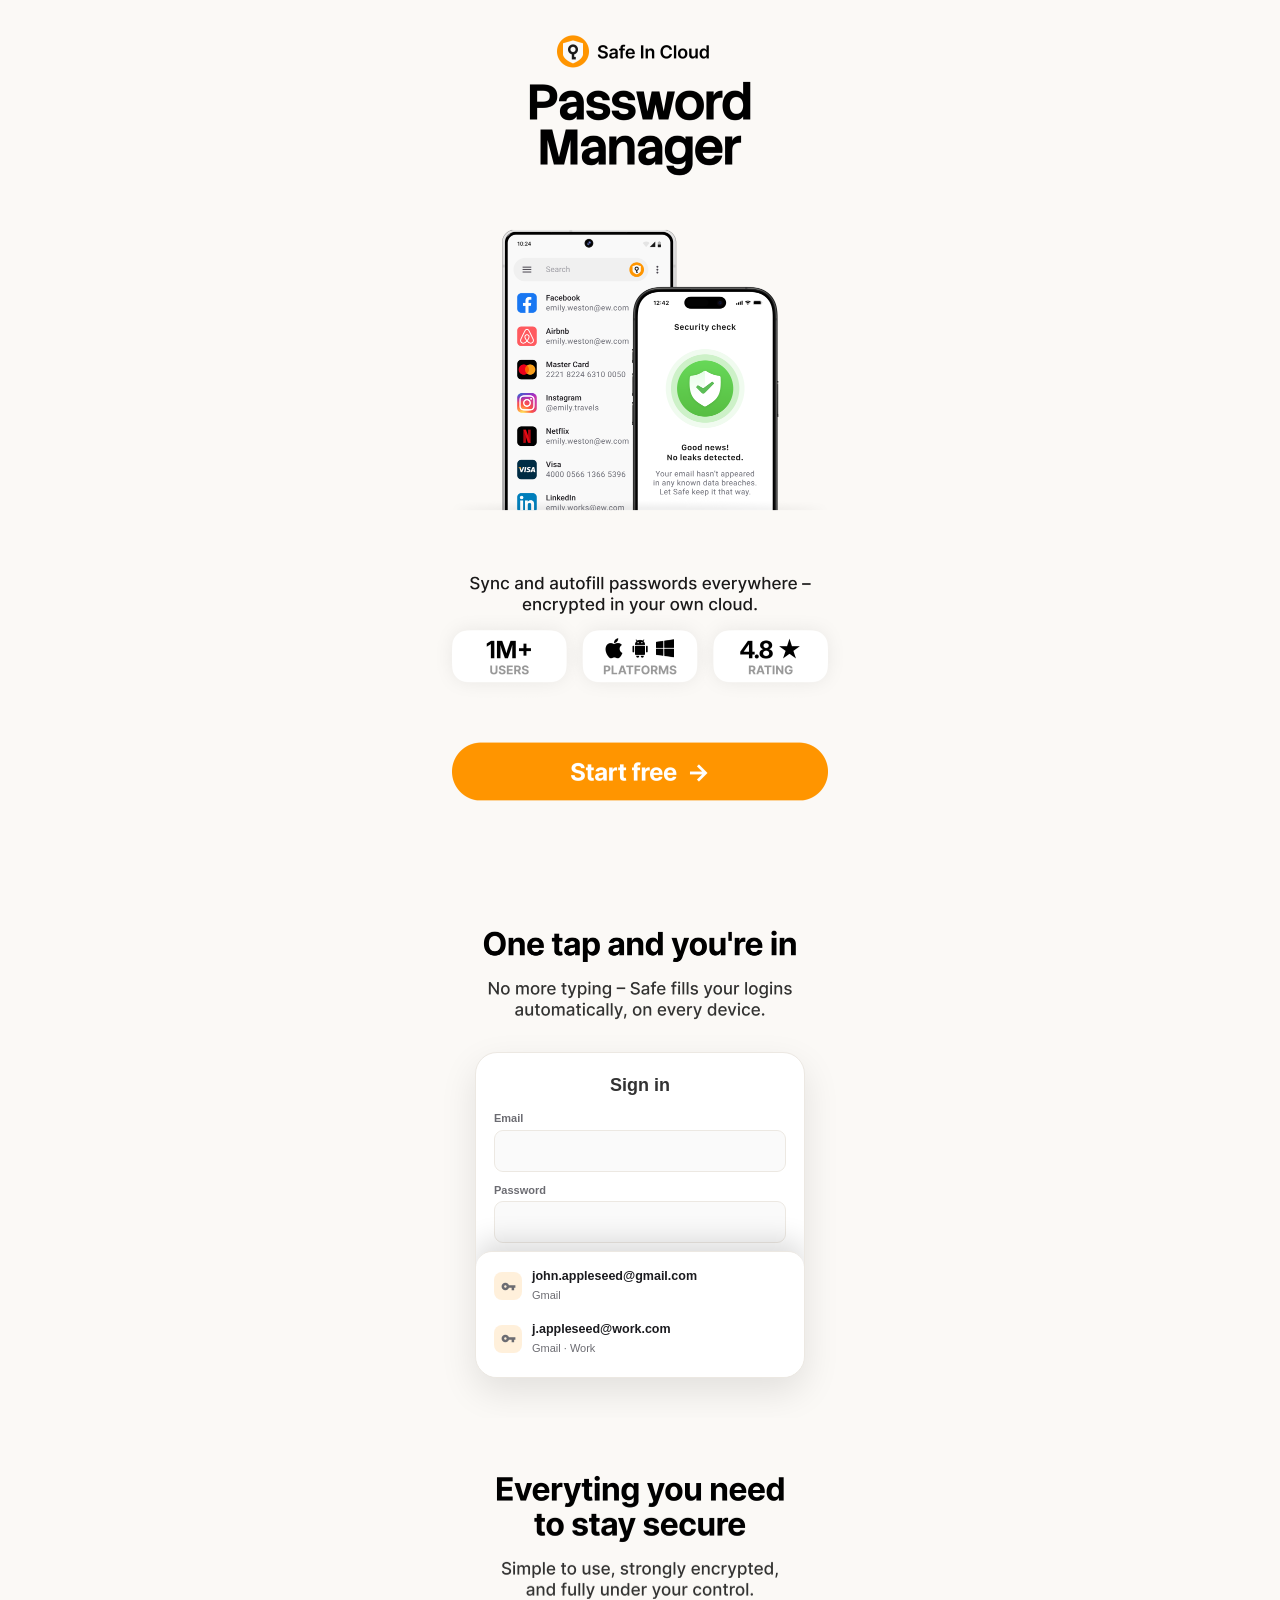
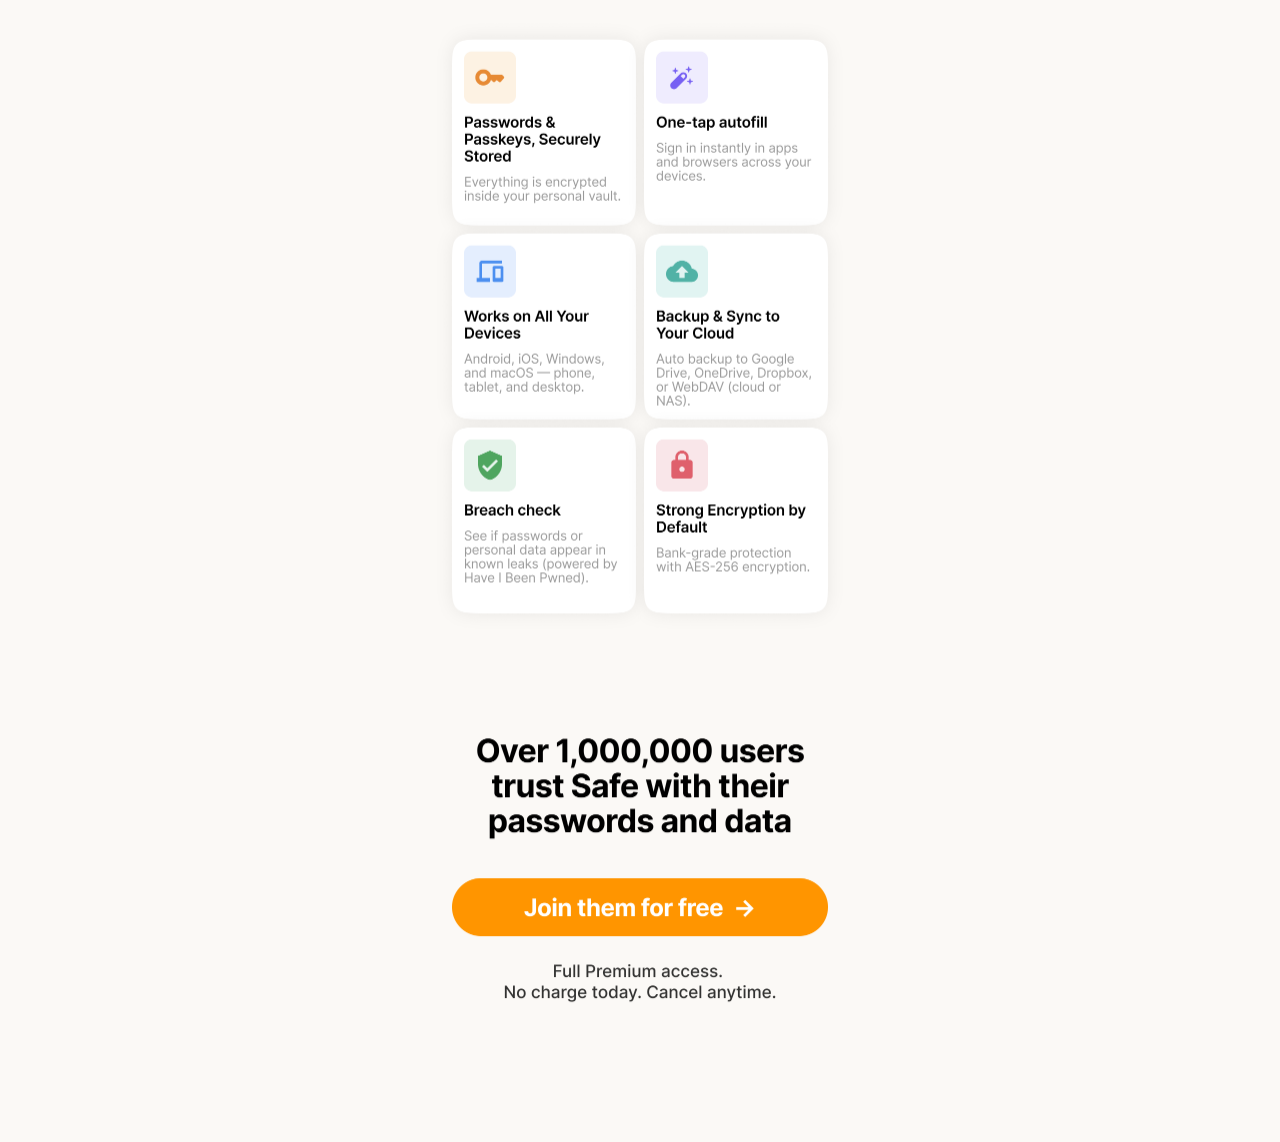
<file: index.html>
<!doctype html>
<html lang="en">
<head>
<meta charset="utf-8">
<title>SafeInCloud</title>
<script>
  // Send German-speaking browsers to /de/, everyone else to /en/.
  var l = (navigator.language || 'en').toLowerCase();
  location.replace(l.indexOf('de') === 0 ? './de/' : './en/');
</script>
<meta http-equiv="refresh" content="0; url=./en/">
</head>
<body>Redirecting… <a href="./en/">English</a> · <a href="./de/">Deutsch</a></body>
</html>
</file>
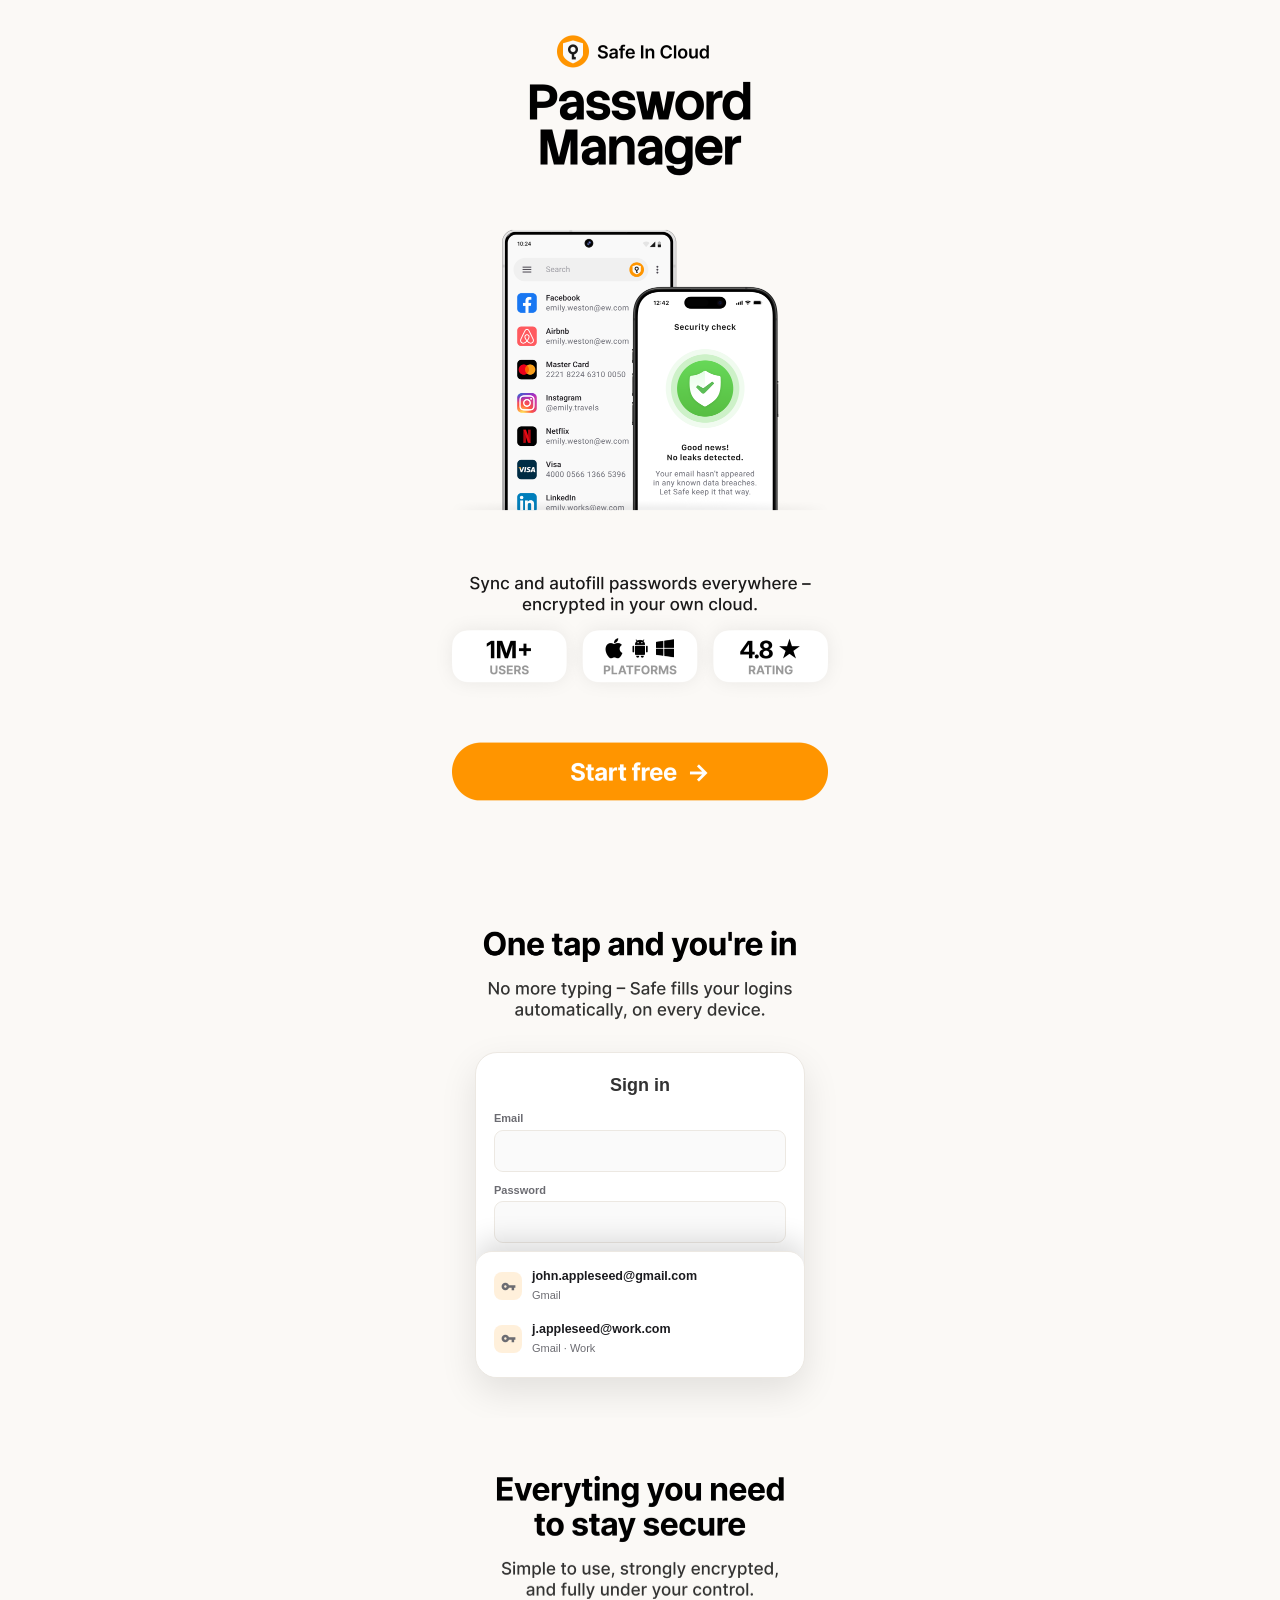
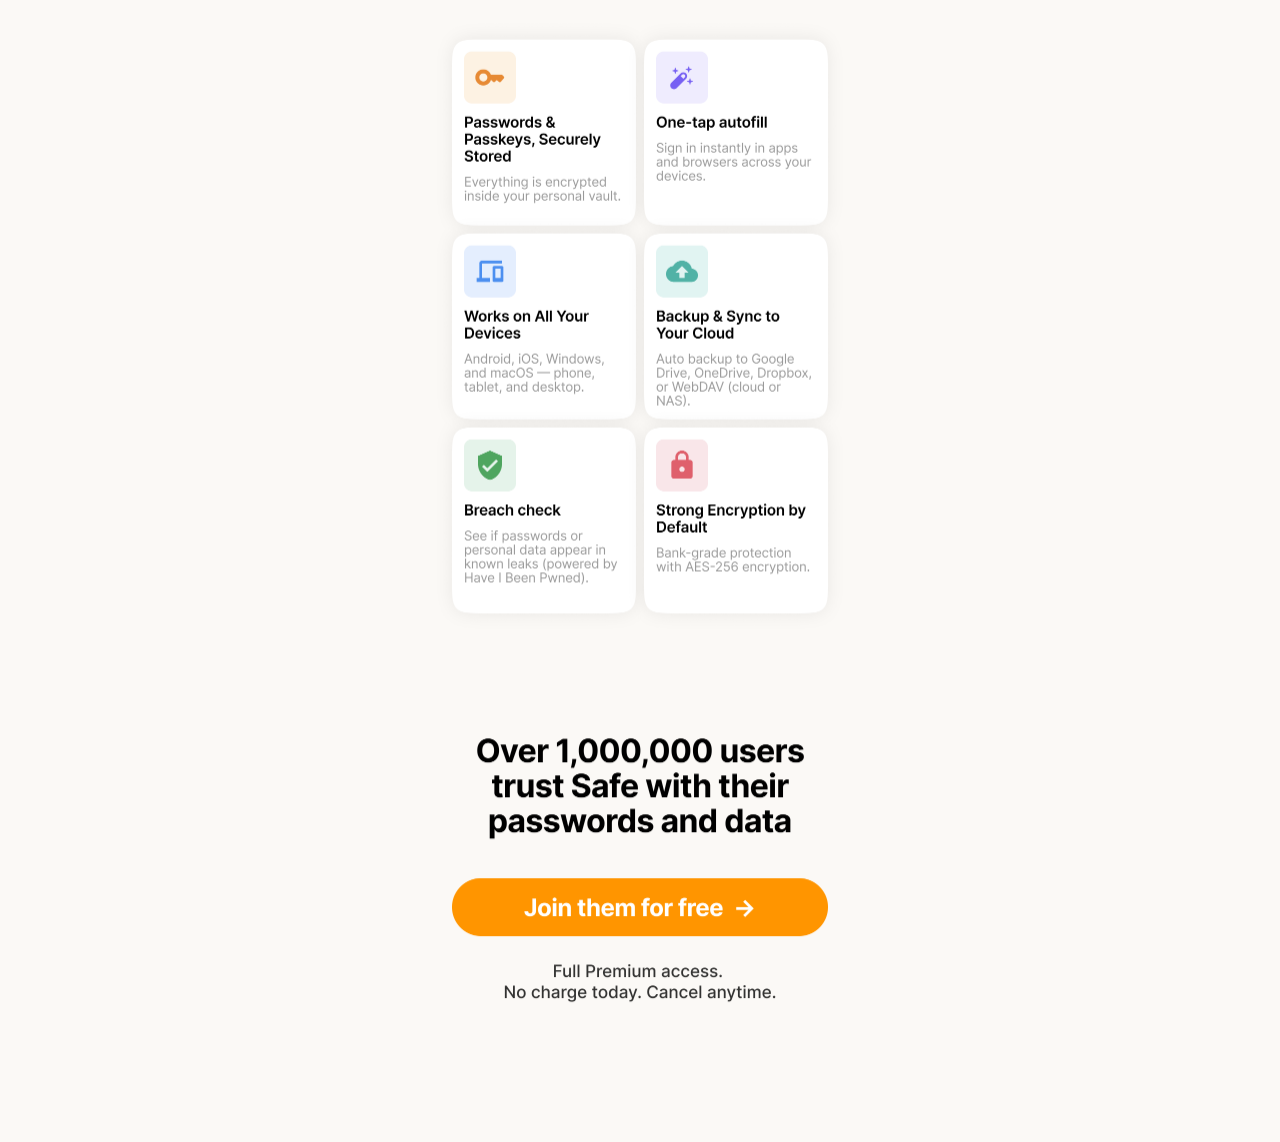
<file: de/index.html>
<!doctype html>
<!-- NOTE: interim — mirrors the English pixel-exact screens. Needs German screen exports from Igor for a proper DE version. -->
<html lang="de" data-theme="light">
<head>
<meta charset="utf-8">
<meta name="viewport" content="width=device-width, initial-scale=1">
<title>SafeInCloud — Password Manager</title>
<meta name="description" content="Securely store, autofill and sync your passwords across all your devices. Try Safe free for 14 days.">
<link rel="icon" href="../assets/brand/favicon-32x32.png">
<link rel="stylesheet" href="https://fonts.googleapis.com/icon?family=Material+Icons">
<link rel="stylesheet" href="../assets/main.css">
<link rel="stylesheet" href="../assets/paywall.css">
<link rel="stylesheet" href="../assets/landing.css">
<script src="../assets/config.js"></script>
<script>
/* Set --vph to the real visible height (window.innerHeight is reliable cross-browser,
   incl. Chrome iOS, unlike svh/dvh). Update only on width change (orientation) — never on
   the chrome show/hide that fires height-only resizes — so screens never resize while scrolling. */
(function(){function v(){document.documentElement.style.setProperty('--vph',window.innerHeight+'px')}v();var w=window.innerWidth;window.addEventListener('resize',function(){if(window.innerWidth!==w){w=window.innerWidth;v()}},{passive:true});window.addEventListener('orientationchange',v);window.addEventListener('load',v)})();
</script>
</head>
<body>

<main class="lp2">

  <section class="hero-screen">
    <div class="hero-fit">
      <img src="../assets/design/hero.png" alt="SafeInCloud — Password Manager">
      <a class="hot" style="top:92%;left:7%;width:86%;height:7.4%" href="#" onclick="safeOpenTestimonial();return false" aria-label="Start free"></a>
    </div>
  </section>

  <img class="demo-head" src="../assets/design/demo-head.png" alt="One tap and you're in">

  <div class="demo-wrap" id="demo">
    <div class="demo-card" id="demo-card">
      <div class="dp-screen">
        <div class="dp-title">Sign in</div>
        <div class="dp-field"><span class="dp-lab">Email</span><div class="dp-input"><span class="v">john.appleseed@gmail.com</span></div></div>
        <div class="dp-field"><span class="dp-lab">Password</span><div class="dp-input"><span class="v">••••••••••••</span></div></div>
        <button class="dp-btn" id="demo-btn" data-login="Log in" data-done="✓ Signed in">Log in</button>
      </div>
      <div class="dp-sheet">
        <div class="dp-cred sel"><span class="ci"><span class="material-icons">vpn_key</span></span><div><b>john.appleseed@gmail.com</b><span>Gmail</span></div></div>
        <div class="dp-cred"><span class="ci"><span class="material-icons">vpn_key</span></span><div><b>j.appleseed@work.com</b><span>Gmail · Work</span></div></div>
      </div>
      <div class="dp-kb"><span class="dp-key"><span class="material-icons">vpn_key</span> Safe</span></div>
    </div>
  </div>

  <div class="screen">
    <img src="../assets/design/landing-bottom.png" alt="Everything you need to stay secure">
    <a class="hot" style="top:79.9%;left:7%;width:86%;height:5.2%" href="#" onclick="safeOpenTestimonial();return false" aria-label="Join them for free"></a>
  </div>

</main>

<div class="tm" id="testimonial"><div class="ov-screen">
  <img src="../assets/design/reviews.png" alt="4.8 — 42,000+ reviews">
  <a class="hot" style="top:0%;left:80%;width:18%;height:10%" href="#" onclick="safeCloseTestimonial();return false" aria-label="Close"></a>
  <a class="hot" style="top:92.1%;left:7%;width:86%;height:7.4%" href="#" onclick="safeToPaywall();return false" aria-label="Continue"></a>
</div></div>

<div class="pw" id="paywall"><div class="ov-screen">
  <img src="../assets/design/paywall.png" alt="Start your 14-day free trial">
  <a class="hot" style="top:0%;left:80%;width:18%;height:10%" href="#" onclick="safeClosePaywall();return false" aria-label="Close"></a>
  <a class="hot" style="top:92.1%;left:7%;width:86%;height:7.4%" href="#" onclick="safeStartTrial();return false" aria-label="Start My Free Trial"></a>
  <div id="pw-demo">Demo mode: here the user is sent to the store — paste your Adjust link in <b>assets/config.js</b>.</div>
</div></div>

<script src="../assets/demo.js"></script>
<script src="../assets/app.js"></script>
</body>
</html>
</file>
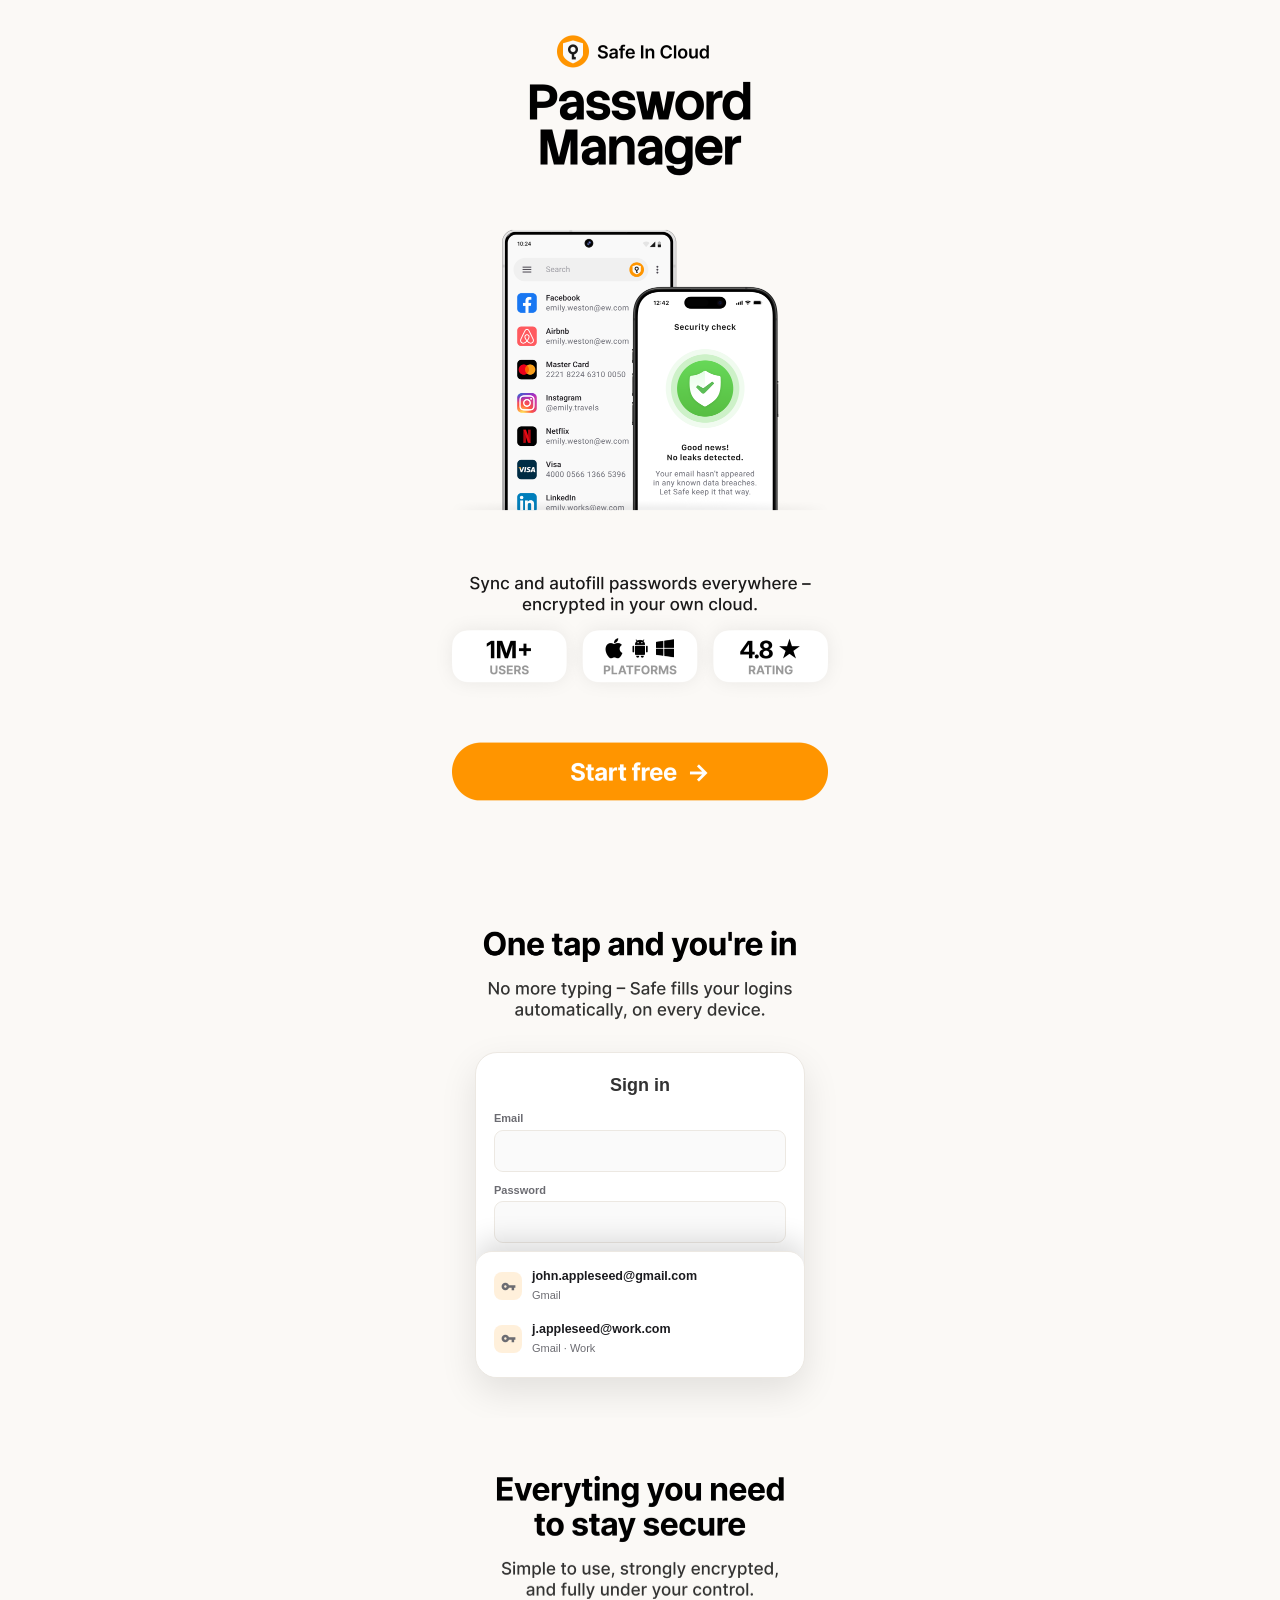
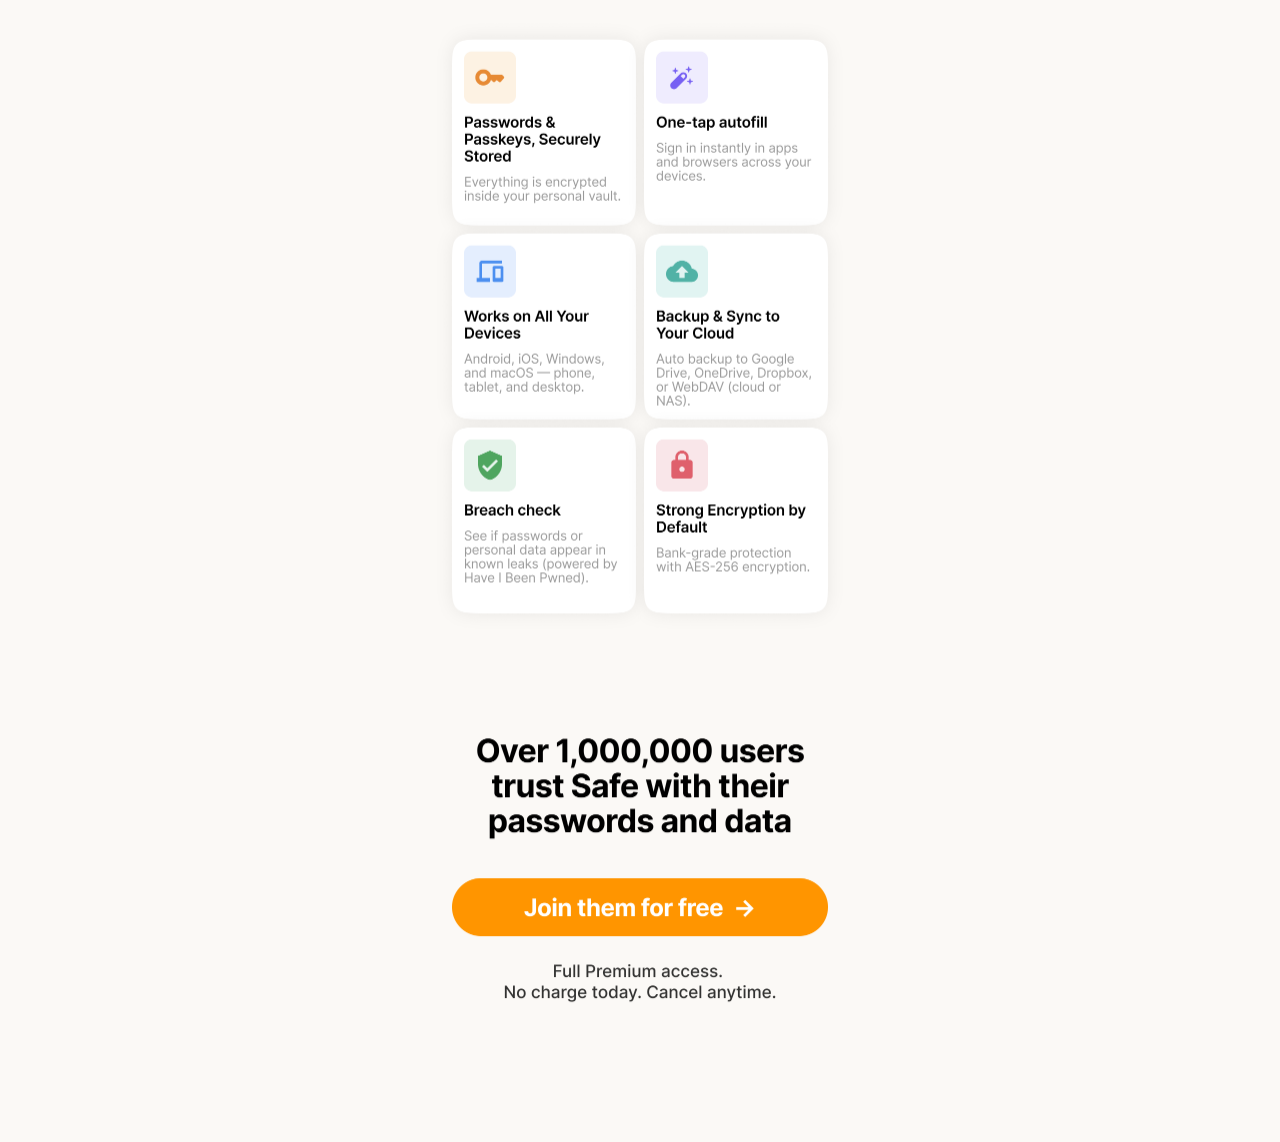
<file: en/index.html>
<!doctype html>
<html lang="en" data-theme="light">
<head>
<meta charset="utf-8">
<meta name="viewport" content="width=device-width, initial-scale=1">
<title>SafeInCloud — Password Manager</title>
<meta name="description" content="Securely store, autofill and sync your passwords across all your devices. Try Safe free for 14 days.">
<link rel="icon" href="../assets/brand/favicon-32x32.png">
<link rel="stylesheet" href="https://fonts.googleapis.com/icon?family=Material+Icons">
<link rel="stylesheet" href="../assets/main.css">
<link rel="stylesheet" href="../assets/paywall.css">
<link rel="stylesheet" href="../assets/landing.css">
<script src="../assets/config.js"></script>
<script>
/* Set --vph to the real visible height (window.innerHeight is reliable cross-browser,
   incl. Chrome iOS, unlike svh/dvh). Update only on width change (orientation) — never on
   the chrome show/hide that fires height-only resizes — so screens never resize while scrolling. */
(function(){function v(){document.documentElement.style.setProperty('--vph',window.innerHeight+'px')}v();var w=window.innerWidth;window.addEventListener('resize',function(){if(window.innerWidth!==w){w=window.innerWidth;v()}},{passive:true});window.addEventListener('orientationchange',v);window.addEventListener('load',v)})();
</script>
</head>
<body>

<main class="lp2">

  <!-- LANDING hero: fits the viewport so "Start free" is always above the browser chrome -->
  <section class="hero-screen">
    <div class="hero-fit">
      <img src="../assets/design/hero.png" alt="SafeInCloud — Password Manager">
      <a class="hot" style="top:92%;left:7%;width:86%;height:7.4%" href="#" onclick="safeOpenTestimonial();return false" aria-label="Start free"></a>
    </div>
  </section>

  <!-- "One tap and you're in" heading (pixel-exact image) -->
  <img class="demo-head" src="../assets/design/demo-head.png" alt="One tap and you're in">

  <!-- live autofill demo (animation, in the excised demo slot) -->
  <div class="demo-wrap" id="demo">
    <div class="demo-card" id="demo-card">
      <div class="dp-screen">
        <div class="dp-title">Sign in</div>
        <div class="dp-field"><span class="dp-lab">Email</span><div class="dp-input"><span class="v">john.appleseed@gmail.com</span></div></div>
        <div class="dp-field"><span class="dp-lab">Password</span><div class="dp-input"><span class="v">••••••••••••</span></div></div>
        <button class="dp-btn" id="demo-btn" data-login="Log in" data-done="✓ Signed in">Log in</button>
      </div>
      <div class="dp-sheet">
        <div class="dp-cred sel"><span class="ci"><span class="material-icons">vpn_key</span></span><div><b>john.appleseed@gmail.com</b><span>Gmail</span></div></div>
        <div class="dp-cred"><span class="ci"><span class="material-icons">vpn_key</span></span><div><b>j.appleseed@work.com</b><span>Gmail · Work</span></div></div>
      </div>
      <div class="dp-kb"><span class="dp-key"><span class="material-icons">vpn_key</span> Safe</span></div>
    </div>
  </div>

  <!-- LANDING bottom: features + mid-CTA (pixel-exact image) -->
  <div class="screen">
    <img src="../assets/design/landing-bottom.png" alt="Everything you need to stay secure">
    <a class="hot" style="top:79.9%;left:7%;width:86%;height:5.2%" href="#" onclick="safeOpenTestimonial();return false" aria-label="Join them for free"></a>
  </div>

</main>

<!-- ===== SCREEN 2: REVIEWS (image) ===== -->
<div class="tm" id="testimonial"><div class="ov-screen">
  <img src="../assets/design/reviews.png" alt="4.8 — 42,000+ reviews">
  <a class="hot" style="top:0%;left:80%;width:18%;height:10%" href="#" onclick="safeCloseTestimonial();return false" aria-label="Close"></a>
  <a class="hot" style="top:92.1%;left:7%;width:86%;height:7.4%" href="#" onclick="safeToPaywall();return false" aria-label="Continue"></a>
</div></div>

<!-- ===== SCREEN 3: PAYWALL (image) ===== -->
<div class="pw" id="paywall"><div class="ov-screen">
  <img src="../assets/design/paywall.png" alt="Start your 14-day free trial">
  <a class="hot" style="top:0%;left:80%;width:18%;height:10%" href="#" onclick="safeClosePaywall();return false" aria-label="Close"></a>
  <a class="hot" style="top:92.1%;left:7%;width:86%;height:7.4%" href="#" onclick="safeStartTrial();return false" aria-label="Start My Free Trial"></a>
  <div id="pw-demo">Demo mode: here the user is sent to the store — paste your Adjust link in <b>assets/config.js</b>.</div>
</div></div>

<script src="../assets/demo.js"></script>
<script src="../assets/app.js"></script>
</body>
</html>
</file>
<file: assets/main.css>
:root {
  --bg-alt: #f5f5f5;
  --bg-fade: #fafafa;
  --text-on-dark: #f5f5f5;
  --bg-hover: #f0f0f0;
  --text-primary: #333;
  --text-secondary: #666;
  --text-muted: #999;
  --text-soft: #e8e8e8;
  --accent: #ff9500;
  --accent-hover: #e68600;
  --accent-soft: #e8944c;
  --border: #ddd;
  --border-strong: #bbb;
  --border-medium: #e0e0e0;
  --bg-primary: #fff;
  --bg-card: #fff;
  --bg-footer: #2a2a2a;
  --text-strong: #000;
  --btn-cta-bg: #000;
  --btn-cta-bg-hover: #333;
  --btn-cta-text: #fff;
}

* {
  margin: 0;
  padding: 0;
  box-sizing: border-box;
}

html, body {
  background-color: var(--bg-primary);
}

body {
  font-family: -apple-system, BlinkMacSystemFont, "Segoe UI", Roboto, "Helvetica Neue", Arial, sans-serif;
  line-height: 1.2;
  color: var(--text-primary);
}

img {
  max-width: 100%;
  height: auto;
}

a {
  color: var(--text-strong);
  text-decoration: none;
}

a:hover {
  text-decoration: none;
}

.button {
  display: inline-block;
  padding: 16px 32px;
  background: var(--accent);
  color: white;
  border-radius: 999px;
  text-decoration: none;
  font-weight: 600;
}

.button:hover {
  background: var(--accent-hover);
  text-decoration: none;
}

/* Header */
.site-header {
  padding: 20px;
  background: var(--bg-card);
  border-bottom: 1px solid var(--border-medium);
}

.header-container {
  max-width: 1200px;
  margin: 0 auto;
  display: flex;
  justify-content: space-between;
  align-items: center;
}

.logo {
  display: flex;
  align-items: center;
  gap: 10px;
  font-weight: bold;
  color: var(--text-primary);
  font-size: 20px;
}

.logo img {
  width: 48px;
  height: 48px;
}

.main-nav {
  display: flex;
  gap: 20px;
  align-items: center;
  font-size: 16px;
}

.nav-link {
  font-size: 17px;
  font-weight: 600;
  color: var(--text-strong);
  text-decoration: none;
}

.nav-link:hover {
  color: var(--text-strong);
}

.nav-button_primary {
  padding: 10px 20px;
  background: var(--btn-cta-bg);
  color: var(--btn-cta-text);
  border: 1px solid var(--btn-cta-bg);
  border-radius: 999px;
  font-weight: 600;
}

.nav-button_primary:hover {
  background: var(--btn-cta-bg-hover);
  border-color: var(--btn-cta-bg-hover);
}

.language-selector {
  position: relative;
  display: inline-block;
}

.lang-current {
  display: flex;
  align-items: center;
  gap: 6px;
  padding: 10px 20px;
  background: transparent;
  border: 1px solid var(--text-strong);
  border-radius: 999px;
  cursor: pointer;
  font-size: 16px;
  font-weight: 600;
  color: var(--text-strong);
  transition: all 0.2s;
}

.lang-current:hover {
  background: var(--bg-hover);
}

.lang-current svg {
  transition: transform 0.2s;
}

.language-selector.open .lang-current svg {
  transform: rotate(180deg);
}

.lang-dropdown {
  position: absolute;
  top: 100%;
  right: 0;
  margin-top: 4px;
  background: var(--bg-card);
  border: 1px solid var(--border);
  border-radius: 12px;
  box-shadow: 0 2px 8px rgba(0,0,0,0.1);
  min-width: 132px;
  opacity: 0;
  visibility: hidden;
  transform: translateY(-10px);
  transition: all 0.2s;
  z-index: 1000;
}

.language-selector.open .lang-dropdown {
  opacity: 1;
  visibility: visible;
  transform: translateY(0);
}

.lang-option {
  display: block;
  padding: 10px 16px;
  color: var(--text-primary);
  text-decoration: none;
  transition: background 0.2s;
}

.lang-option:hover {
  background: var(--bg-hover);
  text-decoration: none;
}

.lang-check {
  margin-left: 8px;
  color: var(--text-strong);
}

.lang-option-current {
  font-weight: 600;
}

.features-dropdown {
  position: relative;
  display: inline-block;
}

.dropdown-trigger {
  display: flex;
  align-items: center;
  gap: 4px;
  padding: 0;
  background: transparent;
  border: none;
  cursor: pointer;
  color: var(--text-strong);
  transition: all 0.2s;
  font-family: inherit;
  font-size: 17px;
  font-weight: 600;
}

.dropdown-trigger:hover {
  color: var(--text-strong);
}

.dropdown-trigger svg {
  transition: transform 0.2s;
}

.features-dropdown.open .dropdown-trigger svg {
  transform: rotate(180deg);
}

.dropdown-menu {
  position: absolute;
  top: 100%;
  left: 0;
  margin-top: 4px;
  background: var(--bg-card);
  border: 1px solid var(--border);
  border-radius: 12px;
  box-shadow: 0 2px 8px rgba(0,0,0,0.1);
  min-width: 220px;
  padding: 8px;
  opacity: 0;
  visibility: hidden;
  transform: translateY(-10px);
  transition: all 0.2s;
  z-index: 1000;
  display: grid;
  grid-template-columns: 1fr 1fr;
  gap: 4px;
  width: 500px;
}

.features-dropdown.open .dropdown-menu {
  opacity: 1;
  visibility: visible;
  transform: translateY(0);
}

.dropdown-item {
  display: flex;
  align-items: center;
  gap: 12px;
  padding: 12px 16px;
  color: var(--text-primary);
  text-decoration: none;
  font-weight: 500;
  border-radius: 4px;
}

.dropdown-item .material-icons {
  font-size: 20px;
  color: var(--text-secondary);
}

.dropdown-item:hover {
  background: var(--bg-hover);
  text-decoration: none;
}

/* Footer */
.site-footer {
  padding: 60px 20px 40px;
  background: var(--bg-footer);
  margin-top: 60px;
  color: var(--text-on-dark);
}

.footer-container {
  max-width: 1200px;
  margin: 0 auto;
}

.footer-top {
  display: flex;
  align-items: center;
  justify-content: space-between;
  gap: 40px;
  margin-bottom: 40px;
}

.footer-top-left {
  display: flex;
  flex-direction: column;
  gap: 16px;
}

.footer-brand a {
  display: flex;
  align-items: center;
  gap: 10px;
  color: var(--accent-soft);
  font-weight: 600;
  font-size: 18px;
}

.footer-brand img {
  width: auto;
  height: 28px;
}

.footer-cta-title {
  font-size: 32px;
  font-weight: 700;
  color: #fff;
  margin: 0;
}

.footer-cta-button {
  display: inline-flex;
  align-items: center;
  padding: 14px 28px;
  background: var(--accent);
  color: #fff;
  border-radius: 999px;
  font-weight: 600;
  font-size: 16px;
  transition: background 0.3s;
  flex-shrink: 0;
}

.footer-cta-button:hover {
  background: var(--accent-hover);
}

.footer-bottom {
  display: flex;
  align-items: center;
  justify-content: space-between;
  padding-top: 30px;
}

.footer-bottom-left {
  display: flex;
  flex-direction: column;
  gap: 20px;
}

.footer-legal {
  display: flex;
  gap: 24px;
}

.footer-legal a {
  color: var(--text-on-dark);
  font-size: 14px;
  transition: color 0.3s;
}

.footer-legal a:hover {
  color: var(--accent);
}

.footer-copyright {
  font-size: 14px;
  color: var(--text-muted);
}

.footer-nav {
  display: flex;
  gap: 40px;
}

.footer-nav a {
  color: var(--text-on-dark);
  font-size: 15px;
  transition: color 0.3s;
}

.footer-nav a:hover {
  color: var(--accent);
}

@media (max-width: 900px) {
  .footer-top {
    flex-direction: column;
    align-items: flex-start;
    gap: 24px;
  }
  .footer-cta-title {
    font-size: 26px;
  }
  .footer-bottom {
    flex-direction: column;
    gap: 20px;
    align-items: flex-start;
  }
  .footer-nav {
    gap: 24px;
    flex-wrap: wrap;
  }
}

/* Main content */
main {
  max-width: 1200px;
  margin: 0 auto;
  padding: 0 20px;
}

section {
  margin: 60px 0;
}

h1 {
  font-size: 48px;
  margin-bottom: 20px;
}

h2 {
  font-size: 36px;
  margin-bottom: 20px;
}

h3 {
  font-size: 24px;
  margin-bottom: 15px;
}

p {
  margin-bottom: 15px;
}

/* Hero Block - Full Width */
.hero-block-wrapper {
  background: var(--bg-fade);
  box-shadow: inset 0 0 80px rgba(0, 0, 0, 0.04);
  width: 100vw;
  margin-left: calc(-50vw + 50%);
  margin-top: 0;
  padding: 60px 20px;
}

.hero-block {
  max-width: 1200px;
  margin: 0 auto;
  display: grid;
  grid-template-columns: 1fr 1fr;
  gap: 40px;
  align-items: end;
}

.hero-block-wrapper + .benefits-block,
.hero-block-wrapper + .final-cta-block {
  margin-top: -80px;
}

.hero-content h1 {
  margin-bottom: 20px;
}

.hero-content .button {
  margin-top: 30px;
}

.hero-image img {
  width: 100%;
  aspect-ratio: 1148 / 940;
  margin-bottom: -60px;
  display: block;
}

/* Hero Block Simple (non-home pages) */
.hero-block--simple {
  display: block;
  text-align: center;
}

.hero-block-wrapper--simple {
  padding: 80px 20px;
}

/* Key Features Block */
.features-header {
  text-align: center;
  margin-bottom: 40px;
}

.features-grid {
  display: grid;
  grid-template-columns: repeat(3, 1fr);
  gap: 30px;
}

.feature-card {
  display: block;
  padding: 20px;
  border: 1px solid var(--border);
  border-radius: 8px;
  text-decoration: none;
  color: inherit;
  cursor: pointer;
  transition: border-color 0.2s, box-shadow 0.2s;
}

.feature-card:hover {
  border-color: var(--border-strong);
  box-shadow: 0 2px 8px rgba(0, 0, 0, 0.08);
}

.feature-icon {
  font-size: 48px;
  margin-bottom: 15px;
  display: block;
  color: var(--text-muted);
}

/* Benefits Block */
.benefits-block {
  padding: 30px 0;
}

.benefits-grid {
  display: grid;
  grid-template-columns: 1fr;
  gap: 20px;
  max-width: 900px;
  margin: 0 auto;
}

.benefit-card {
  padding: 20px 0;
  border-bottom: 1px solid var(--border-medium);
}

.benefit-card:last-child {
  border-bottom: none;
}

.benefit-card h3 {
  margin-bottom: 15px;
}

.benefit-image {
  width: 100%;
  margin-bottom: 20px;
  border-radius: 8px;
}

.benefit-icon {
  font-size: 48px;
  color: var(--text-secondary);
  display: block;
  margin-bottom: 20px;
}

.benefit-subtitle {
  color: var(--text-primary);
  font-size: 16px;
  margin-bottom: 15px;
}

.benefit-list {
  list-style: none;
  padding: 0;
  margin-top: 20px;
}

.team-member {
  display: flex;
  align-items: center;
  gap: 15px;
  padding: 15px 0;
}

.team-avatar {
  width: 60px;
  height: 60px;
  border-radius: 50%;
  object-fit: cover;
  border: 2px solid var(--border-medium);
}

.team-info {
  flex: 1;
}

.team-info a,
a.team-info {
  text-decoration: underline;
}

/* Feature Showcase Block */
.feature-showcase-block {
  display: grid;
  grid-template-columns: 1fr 1fr;
  gap: 60px;
  align-items: start;
  padding: 40px 0;
}

.showcase-phone {
  display: flex;
  flex-direction: column;
  align-items: center;
}

.phone-screenshots {
  position: relative;
  display: flex;
  justify-content: center;
  height: 660px;
}

.phone-screenshot {
  width: auto;
  height: 100%;
  max-height: 660px;
  display: none;
  border-radius: 24px;
}

.phone-screenshot.active {
  display: block;
}

.platform-switcher {
  display: flex;
  gap: 16px;
  margin-top: 20px;
}

.platform-tab {
  background: transparent;
  border: none;
  font-size: 16px;
  font-weight: 500;
  color: var(--text-muted);
  cursor: pointer;
  padding: 8px 0;
  transition: color 0.2s;
}

.platform-tab:hover {
  color: var(--text-secondary);
}

.platform-tab.active {
  color: var(--text-strong);
  font-weight: 600;
}

.showcase-benefits {
  display: flex;
  flex-direction: column;
  gap: 48px;
}

.showcase-benefit-item h3 {
  font-size: 20px;
  font-weight: 600;
  margin-bottom: 8px;
}

.showcase-benefit-item p {
  font-size: 16px;
  color: var(--text-secondary);
  line-height: 1.5;
  margin: 0;
}

@media (max-width: 768px) {
  .feature-showcase-block {
    grid-template-columns: 1fr;
    gap: 40px;
  }

  .phone-screenshots {
    max-width: 280px;
  }
}

/* Feature Split */
.feature-split {
  display: grid;
  grid-template-columns: 1fr 1fr;
  gap: 40px;
  align-items: center;
  padding: 60px 40px;
  margin: 0;
}

.feature-split:nth-child(odd) .feature-content {
  order: 2;
}

.feature-split:nth-child(odd) .feature-image {
  order: 1;
}

.feature-list-container {
  margin-top: 120px;
}

.feature-list-block {
  border: 1px solid var(--border);
  border-radius: 12px;
  overflow: hidden;
}

.feature-list-item {
  display: flex;
  justify-content: space-between;
  align-items: center;
  padding: 20px 30px;
  border-bottom: 1px solid var(--border-medium);
  gap: 40px;
  text-decoration: none;
  color: inherit;
  cursor: pointer;
  transition: background-color 0.2s;
}

.feature-list-item:hover {
  background-color: var(--bg-alt) !important;
}

.feature-list-item:last-child {
  border-bottom: none;
}

.feature-list-item:nth-child(odd) {
  background: var(--bg-primary);
}

.feature-list-item:nth-child(even) {
  background: var(--bg-alt);
}

.feature-list-content {
  display: flex;
  align-items: center;
  gap: 30px;
}

.feature-list-icon {
  font-size: 36px;
  color: var(--text-muted);
}

.feature-list-text h4 {
  font-size: 18px;
  font-weight: 600;
  color: var(--text-primary);
  margin-bottom: 4px;
}

.feature-list-text h4 a {
  color: var(--text-primary);
  text-decoration: none;
}

.feature-list-text p {
  font-size: 14px;
  color: var(--text-secondary);
  margin: 0;
}

.feature-list-check {
  font-size: 32px;
  color: var(--accent);
  padding: 20px 30px;
  margin: -20px -30px -20px 0;
  border-left: 1px solid var(--border);
  align-self: stretch;
  display: flex;
  align-items: center;
}

/* CTA Blocks */
.mid-cta-block-wrapper {
  background: var(--bg-fade);
  box-shadow: inset 0 0 80px rgba(0, 0, 0, 0.04);
  width: 100vw;
  margin-left: calc(-50vw + 50%);
  padding: 60px 20px;
  margin-top: 60px;
  margin-bottom: 60px;
}

.mid-cta-block {
  max-width: 1200px;
  margin: 0 auto;
  display: grid;
  grid-template-columns: 1fr 1fr;
  gap: 40px;
  align-items: center;
}

.mid-cta-block .cta-image {
  order: -1;
}

.mid-cta-block .cta-content {
  text-align: center;
}

.final-cta-block {
  display: grid;
  grid-template-columns: 1fr 1fr;
  gap: 40px;
  align-items: center;
  padding: 60px 40px;
  background: var(--bg-hover);
  margin: 60px 0;
  border-radius: 12px;
}

.mid-cta-block .button,
.final-cta-block .button {
  margin-top: 30px;
}

/* Testimonials */
.testimonials-header {
  text-align: center;
  margin-bottom: 40px;
}

.testimonials-grid {
  display: grid;
  grid-template-columns: repeat(3, 1fr);
  gap: 30px;
}

.testimonial-card {
  padding: 20px;
  border: 1px solid var(--border);
  border-radius: 8px;
}

.testimonial-stars {
  height: 20px;
  width: auto;
  margin-bottom: 15px;
  display: block;
}

.quote {
  margin-bottom: 20px;
}

.author {
  display: flex;
  align-items: center;
  gap: 10px;
}

.avatar {
  font-size: 40px;
  color: var(--text-muted);
}

/* FAQ */
.faq-header {
  text-align: center;
  margin-bottom: 40px;
}

.faq-list {
  max-width: 800px;
  margin: 0 auto;
}

.faq-item {
  margin-bottom: 15px;
  border: 1px solid var(--border);
  border-radius: 4px;
  transition: background-color 0.2s;
}

.faq-item:hover {
  background-color: var(--bg-alt);
}

.faq-item summary {
  cursor: pointer;
  font-weight: bold;
  padding: 15px;
}

.faq-item p {
  margin-top: 0;
  padding: 0 15px 15px;
}

.faq-link {
  margin-left: 8px;
  color: var(--primary-color);
  text-decoration: none;
}

.faq-link:hover {
  color: var(--primary-dark);
}

.more-link {
  display: inline-block;
  margin-top: 30px;
  padding: 10px 20px;
  border: 1px solid var(--text-strong);
  border-radius: 999px;
  background: transparent;
  color: var(--text-strong);
  text-decoration: none;
  font-size: 16px;
  font-weight: 600;
  transition: all 0.2s;
}

.more-link:hover {
  background: var(--bg-hover);
  text-decoration: none;
}

.faq-block {
  text-align: center;
}

.faq-block .faq-list {
  text-align: left;
}

/* Tabbed Downloads Block */
.tabbed-downloads-block {
  padding: 60px 0;
}

.hero-block-wrapper--simple + .tabbed-downloads-block {
  padding-top: 20px;
}

.tabs-navigation {
  display: flex;
  justify-content: center;
  gap: 10px;
  margin-bottom: 40px;
  padding-bottom: 0;
}

.tab-button {
  padding: 15px 30px;
  background: transparent;
  border: none;
  cursor: pointer;
  font-size: 24px;
  font-weight: 600;
  color: var(--text-secondary);
  transition: all 0.3s;
}

.tab-button:hover {
  color: var(--text-strong);
  background: var(--bg-hover);
}

.tab-button.active {
  color: var(--text-strong);
}

.tabs-content {
  margin-top: 40px;
}

.tab-panel {
  display: none;
}

.tab-panel.active {
  display: block;
  animation: fadeIn 0.3s;
}

@keyframes fadeIn {
  from {
    opacity: 0;
    transform: translateY(10px);
  }
  to {
    opacity: 1;
    transform: translateY(0);
  }
}

.downloads-grid {
  display: grid;
  grid-template-columns: repeat(auto-fit, minmax(300px, 1fr));
  gap: 30px;
  max-width: 900px;
  margin: 0 auto;
}

.download-card {
  padding: 30px;
  border: 1px solid var(--border);
  border-radius: 8px;
  text-align: center;
  background: var(--bg-card);
  transition: border-color 0.2s, box-shadow 0.2s;
}

.download-card:hover {
  border-color: var(--border-strong);
  box-shadow: 0 2px 8px rgba(0, 0, 0, 0.08);
}

.download-card h3 {
  font-size: 24px;
  margin-bottom: 15px;
  color: var(--text-primary);
}

.download-card h3 a {
  color: var(--text-primary);
  text-decoration: none;
}

.download-card .requirements {
  font-size: 14px;
  color: var(--text-secondary);
  margin-top: 16px;
}

.download-button {
  display: inline-block;
  padding: 12px 30px;
  background: var(--accent);
  color: white;
  border: none;
  border-radius: 999px;
  text-decoration: none;
  font-weight: 600;
}

.download-badge-link {
  display: inline-block;
}

.download-badge {
  height: 60px;
  width: auto;
  display: block;
  margin: 0 auto;
}

/* Platform Links Block */
.platform-links-block {
  padding: 60px 0;
  text-align: center;
}

.hero-block-wrapper--simple + .platform-links-block {
  padding-top: 18px;
}

.platform-links-block h2 {
  margin-bottom: 40px;
}

.platform-links-grid {
  display: grid;
  grid-template-columns: repeat(auto-fit, minmax(300px, 1fr));
  gap: 24px;
  max-width: 1100px;
  margin: 0 auto;
}

.platform-link-card {
  display: block;
  padding: 40px 28px;
  border: 1px solid var(--border);
  border-radius: 12px;
  text-decoration: none;
  text-align: left;
  color: var(--text-primary);
  background: var(--bg-card);
  box-shadow: 0 2px 8px rgba(0, 0, 0, 0.06);
  transition: border-color 0.2s, box-shadow 0.2s;
}

.platform-link-card:hover {
  border-color: var(--border-strong);
  box-shadow: 0 2px 8px rgba(0, 0, 0, 0.08);
}

.platform-link-title {
  font-size: 1.2rem;
  font-weight: 600;
  color: var(--text-primary);
  margin: 0 0 0.5rem 0;
  display: flex;
  align-items: center;
  gap: 0.5rem;
  flex-wrap: wrap;
  overflow-wrap: break-word;
  min-width: 0;
}

.platform-icon {
  font-size: 1.5rem;
  color: var(--text-muted);
  flex-shrink: 0;
}

.platform-link-description {
  color: var(--text-secondary);
  margin: 0;
  line-height: 1.5;
  font-size: 0.95rem;
}

/* Contact Support Block */
.contact-support-block {
  padding: 40px 0;
  text-align: center;
}

.contact-support-button {
  display: inline-block;
  padding: 14px 28px;
  background: transparent;
  color: var(--text-strong);
  border: 1px solid var(--text-strong);
  border-radius: 999px;
  text-decoration: none;
  font-size: 16px;
  font-weight: 600;
  transition: all 0.2s;
}

.contact-support-button:hover {
  background: var(--bg-hover);
}

/* Responsive */
@media (max-width: 768px) {
  .hero-block,
  .feature-split,
  .mid-cta-block,
  .final-cta-block {
    grid-template-columns: 1fr;
  }

  .mid-cta-block-wrapper {
    padding: 40px 20px;
  }

  .features-grid,
  .testimonials-grid {
    grid-template-columns: 1fr;
  }

  h1 {
    font-size: 32px;
  }

  h2 {
    font-size: 28px;
  }

  .header-container {
    flex-direction: column;
    gap: 20px;
  }

  .main-nav {
    flex-wrap: wrap;
    justify-content: center;
    gap: 15px;
  }

  .main-nav .language-selector,
  .main-nav .nav-button_primary {
    order: 1;
  }

  .tabs-navigation {
    flex-direction: column;
    gap: 5px;
  }

  .tab-button {
    padding: 12px 20px;
    border-bottom: none;
    border-left: 3px solid transparent;
  }

  .tab-button.active {
    border-bottom: none;
    border-left-color: var(--text-strong);
    background: var(--bg-hover);
  }

  .downloads-grid {
    grid-template-columns: 1fr;
  }

  .platform-links-grid {
    grid-template-columns: 1fr;
    max-width: 100%;
  }
  .platform-link-card {
    padding: 28px 24px;
  }

  .dropdown-menu {
    grid-template-columns: 1fr;
    width: 280px;
    max-width: calc(100vw - 40px);
  }

  /* Feature list rows — tighten padding/gaps so they don't overflow */
  .feature-list-item {
    padding: 16px;
    gap: 12px;
  }
  .feature-list-content {
    gap: 16px;
    min-width: 0;
    flex: 1;
  }
  .feature-list-icon {
    font-size: 28px;
    flex-shrink: 0;
  }
  .feature-list-text {
    min-width: 0;
  }
  .feature-list-text h4 {
    font-size: 16px;
    overflow-wrap: break-word;
  }
  .feature-list-check {
    font-size: 24px;
    padding: 16px;
    margin: -16px -16px -16px 0;
    flex-shrink: 0;
  }
}

/* Safety net: prevent unintended horizontal overflow on any viewport */
html, body {
  overflow-x: clip;
}

/* ─── Dark theme ─────────────────────────────────────────────── */
/* Auto via prefers-color-scheme; user override via [data-theme] */
@media (prefers-color-scheme: dark) {
  :root:not([data-theme="light"]) {
    --bg-primary: #191919;
    --bg-card: #1f1f1f;
    --bg-fade: #161616;
    --bg-alt: #262626;
    --bg-footer: #0a0a0a;
    --bg-hover: #2e2e2e;
    --text-primary: #e8e8e8;
    --text-secondary: #b8b8b8;
    --text-muted: #888;
    --text-strong: #f0f0f0;
    --text-on-dark: #e8e8e8;
    --text-soft: #c4c4c4;
    --border: #383838;
    --border-strong: #4a4a4a;
    --border-medium: #333;
    --btn-cta-bg: var(--accent);
    --btn-cta-bg-hover: #ffaa33;
    --btn-cta-text: #fff;
  }
}
[data-theme="dark"] {
  --bg-primary: #191919;
  --bg-card: #1f1f1f;
  --bg-fade: #161616;
  --bg-alt: #262626;
  --bg-footer: #0a0a0a;
  --bg-hover: #2e2e2e;
  --text-primary: #e8e8e8;
  --text-secondary: #b8b8b8;
  --text-muted: #888;
  --text-strong: #f0f0f0;
  --text-on-dark: #e8e8e8;
  --text-soft: #c4c4c4;
  --border: #383838;
  --border-strong: #4a4a4a;
  --border-medium: #333;
  --btn-cta-bg: var(--accent);
  --btn-cta-bg-hover: #ffaa33;
  --btn-cta-text: #fff;
}

/* ===== Figma "may 2026" tweaks — color-only, no layout changes ===== */

/* #5 + #6: light theme feature-list striping/hover (was --bg-alt #f5f5f5) */
.feature-list-item:nth-child(even) {
  background: #f9f9f9;
}
.feature-list-item:hover {
  background: #f3f3f3 !important;
}

@media (prefers-color-scheme: dark) {
  /* #1 + #7: stripe inversion is now handled by swapping --bg-primary
     (body) ↔ --bg-fade (hero/mid-cta wrappers) in the dark vars above —
     no new section-level rules, no width/padding/margin changes. */

  /* #2 + #8: visible hover border on feature-cards and KB tiles */
  :root:not([data-theme="light"]) .feature-card:hover,
  :root:not([data-theme="light"]) .platform-link-card:hover {
    border-color: #e8e8e8;
  }

  /* #3 + #4: feature-list striping + hover, dark.
     Odd-row override is needed because --bg-primary is now #191919
     (== designer-spec even-row color), which would collapse the stripe. */
  :root:not([data-theme="light"]) .feature-list-item:nth-child(odd) {
    background: #161616;
  }
  :root:not([data-theme="light"]) .feature-list-item:nth-child(even) {
    background: #191919;
  }
  :root:not([data-theme="light"]) .feature-list-item:hover {
    background: #222222 !important;
  }
}

/* Mirror for the manual [data-theme="dark"] override */
[data-theme="dark"] .feature-card:hover,
[data-theme="dark"] .platform-link-card:hover {
  border-color: #e8e8e8;
}
[data-theme="dark"] .feature-list-item:nth-child(odd) {
  background: #161616;
}
[data-theme="dark"] .feature-list-item:nth-child(even) {
  background: #191919;
}
[data-theme="dark"] .feature-list-item:hover {
  background: #222222 !important;
}
</file>
<file: assets/paywall.css>
/* paywall is now the pixel-exact image (assets/design/paywall.png); only the demo-mode note lives here */
#pw-demo { display:none; text-align:center; color:#b45309; font-size:13px; margin:14px 22px 24px; border:1px dashed #d8d3cb; border-radius:10px; padding:10px; line-height:1.4; }
</file>
<file: assets/landing.css>
/* ===== web2app landing — pixel-exact via Igor's screen exports ===== */
:root { --lp-bg:#FBF9F6; --fw:min(100vw, 440px, calc(var(--vph, 100svh) * 1760 / 3227)); }
html, body { background:var(--lp-bg); margin:0; }
.lp2 { max-width:440px; margin:0 auto; padding:0; }

/* landing-bottom (features + mid-CTA): cap to the same width as the fit-to-viewport
   screens (--fw) so its CTA matches the hero/overlay CTAs instead of being full-width. */
.screen { position:relative; display:block; line-height:0; max-width:var(--fw); margin:0 auto; }
.screen > img { width:100%; display:block; }

/* hero = fit-to-viewport first screen so "Start free" is always above the browser chrome
   (incl. Chrome iOS, whose top bar + bottom toolbar leave the least visible height).
   --vph is set by JS to window.innerHeight (reliable cross-browser); svh is the fallback. */
.hero-screen { display:flex; align-items:flex-start; justify-content:center; height:var(--vph,100svh); margin:0; }
.hero-fit { position:relative; display:inline-block; line-height:0; }
.hero-fit img { width:auto; height:auto; max-width:min(100vw,440px); max-height:var(--vph,100svh); display:block; }
.demo-head { display:block; width:100%; max-width:var(--fw); margin:0 auto; }

/* transparent tap zones over the buttons baked into the images */
.hot { position:absolute; display:block; cursor:pointer; z-index:2; }
/* .hot { background:rgba(255,70,70,.34); }  ← uncomment to debug hotspot alignment */

/* ===== live autofill demo, dropped into the excised demo slot ===== */
.demo-wrap { background:var(--lp-bg); padding:24px 22px 40px; text-align:center; }
.demo-card { max-width:330px; margin:0 auto; background:#fff; border:1px solid #ece8e2; border-radius:22px; box-shadow:0 14px 36px rgba(0,0,0,.10); overflow:hidden; position:relative; line-height:1.2; }
.dp-screen { padding:22px 18px 0; }
.dp-title { font-size:18px; font-weight:700; margin-bottom:16px; text-align:center; }
.dp-field { margin-bottom:12px; text-align:left; }
.dp-lab { display:block; font-size:11px; color:#6c6c72; margin-bottom:4px; font-weight:600; }
.dp-input { border:1px solid #ece8e2; border-radius:9px; padding:11px 12px; min-height:42px; background:#fafafa; display:flex; align-items:center; transition:border-color .3s; }
.dp-input .v { font-size:14px; color:#1b1b1f; opacity:0; transition:opacity .25s; }
.demo-card.s-fill .dp-input { border-color:rgba(255,149,0,.6); }
.demo-card.s-fill .dp-input .v { opacity:1; }
.dp-btn { width:100%; border:0; border-radius:12px; padding:13px; font-weight:700; font-size:15px; background:#f1efeb; color:#6c6c72; margin:6px 0 18px; transition:background .3s,color .3s; cursor:default; }
.demo-card.s-go .dp-btn { background:var(--accent); color:#fff; }
.demo-card.s-done .dp-btn { background:#36a85b; color:#fff; }
.dp-kb { background:#f5f3ef; border-top:1px solid #ece8e2; padding:12px; display:flex; justify-content:center; }
.dp-key { display:inline-flex; align-items:center; gap:5px; font-size:13px; font-weight:700; color:var(--accent); background:rgba(255,149,0,.14); padding:7px 16px; border-radius:999px; transition:box-shadow .2s; }
.dp-key .material-icons { font-size:16px; }
.demo-card.s-tap .dp-key { animation:demopulse 1s ease; box-shadow:0 0 0 4px rgba(255,149,0,.18); }
.dp-sheet { position:absolute; left:0; right:0; bottom:0; z-index:5; background:#fff; border-top:1px solid #ece8e2; border-radius:16px 16px 0 0; box-shadow:0 -10px 28px rgba(0,0,0,.14); padding:8px 8px 12px; transform:translateY(100%); transition:transform .3s; }
.demo-card.s-list .dp-sheet { transform:translateY(0); }
.demo-card.s-list .dp-kb { opacity:0; }
.dp-cred { display:flex; align-items:center; gap:10px; padding:9px 10px; border-radius:10px; transition:background .2s; text-align:left; }
.dp-cred .ci { width:28px; height:28px; border-radius:8px; background:rgba(255,149,0,.14); display:flex; align-items:center; justify-content:center; color:var(--accent); }
.dp-cred .ci .material-icons { font-size:15px; }
.dp-cred b { display:block; font-size:12.5px; color:#1b1b1f; }
.dp-cred span { font-size:11px; color:#6c6c72; }
.demo-card.s-pick .dp-cred.sel { background:rgba(255,149,0,.13); }
@keyframes demopulse { 0%{transform:scale(.92)} 50%{transform:scale(1.08)} 100%{transform:scale(1)} }

/* ===== overlays (reviews / paywall) — fit the whole screen into the viewport, no scroll ===== */
.tm, .pw { position:fixed; inset:0; background:var(--lp-bg); z-index:150; display:none; overflow:hidden; }
.pw { z-index:200; }
.tm.open, .pw.open { display:flex; align-items:flex-start; justify-content:center; }
.ov-screen { position:relative; line-height:0; }
.ov-screen img { display:block; width:auto; height:auto; max-width:min(100vw,440px); max-height:100vh; max-height:var(--vph,100svh); }
</file>
